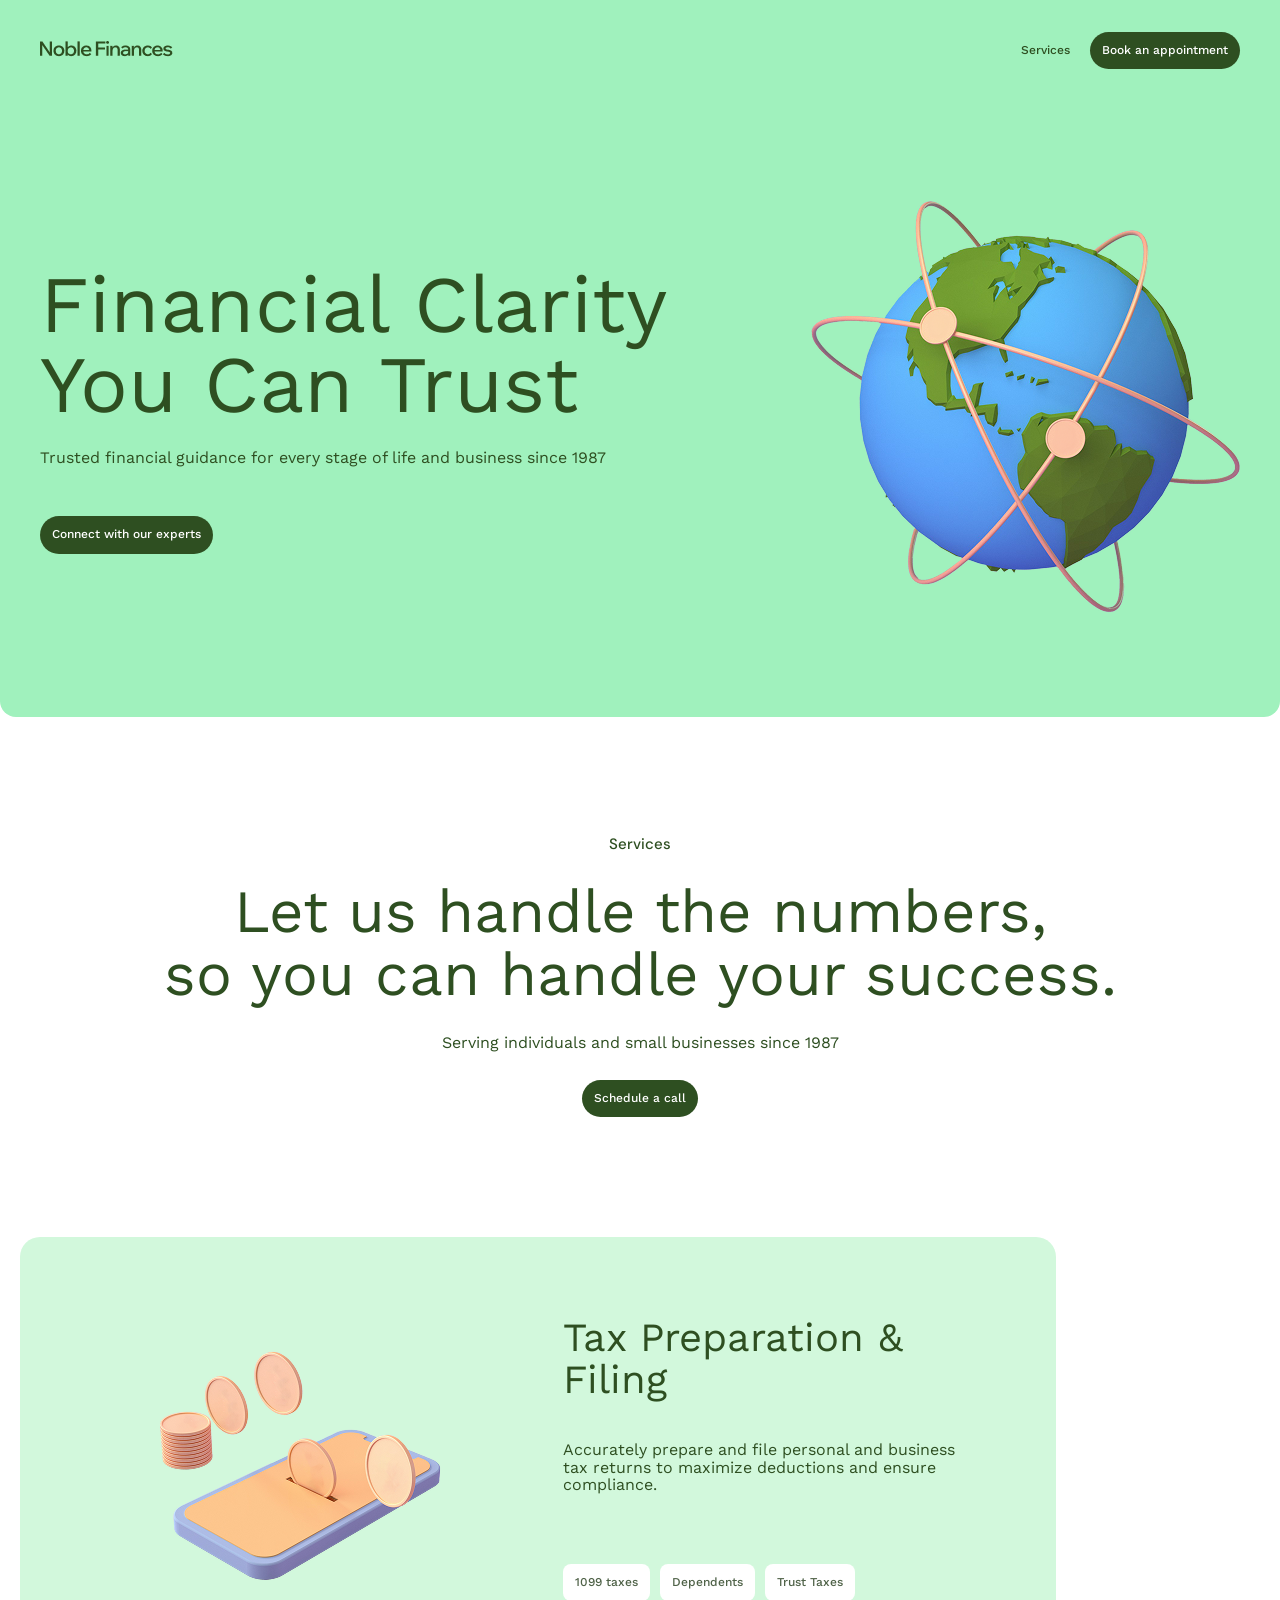
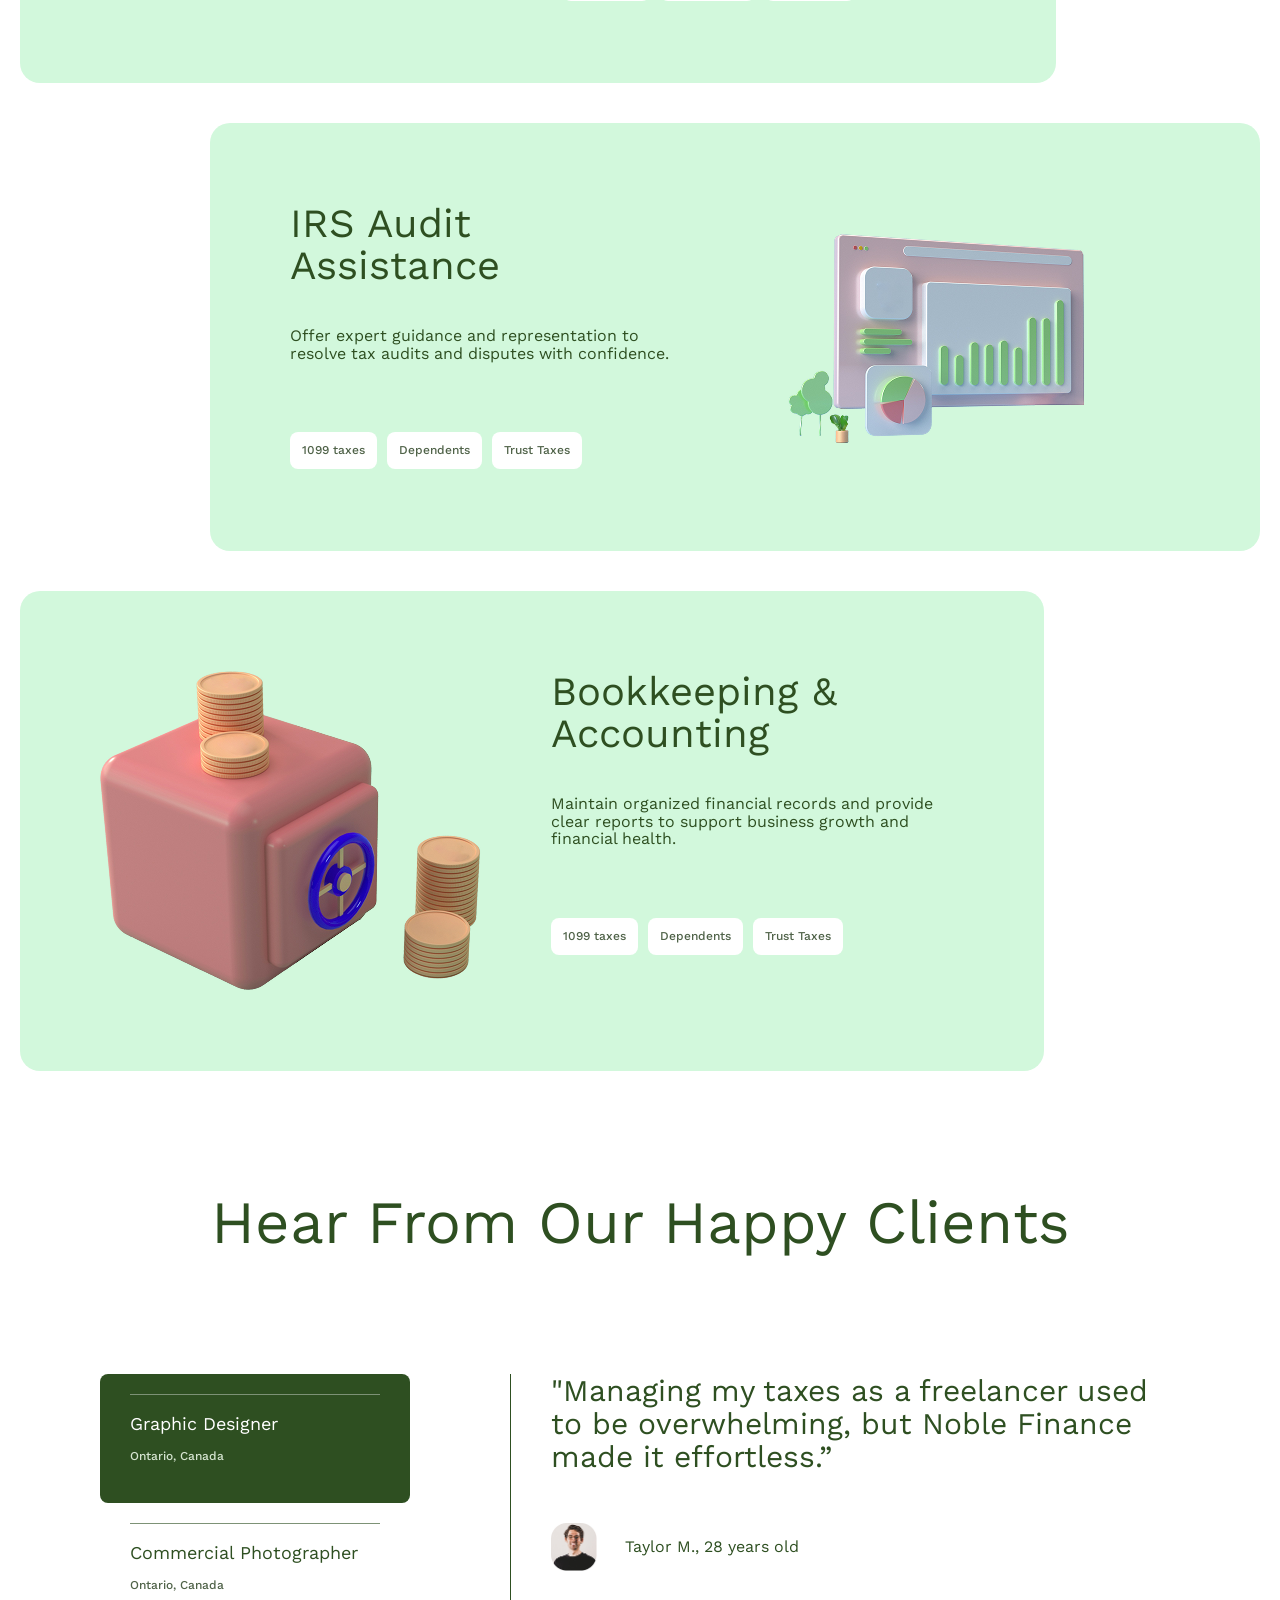
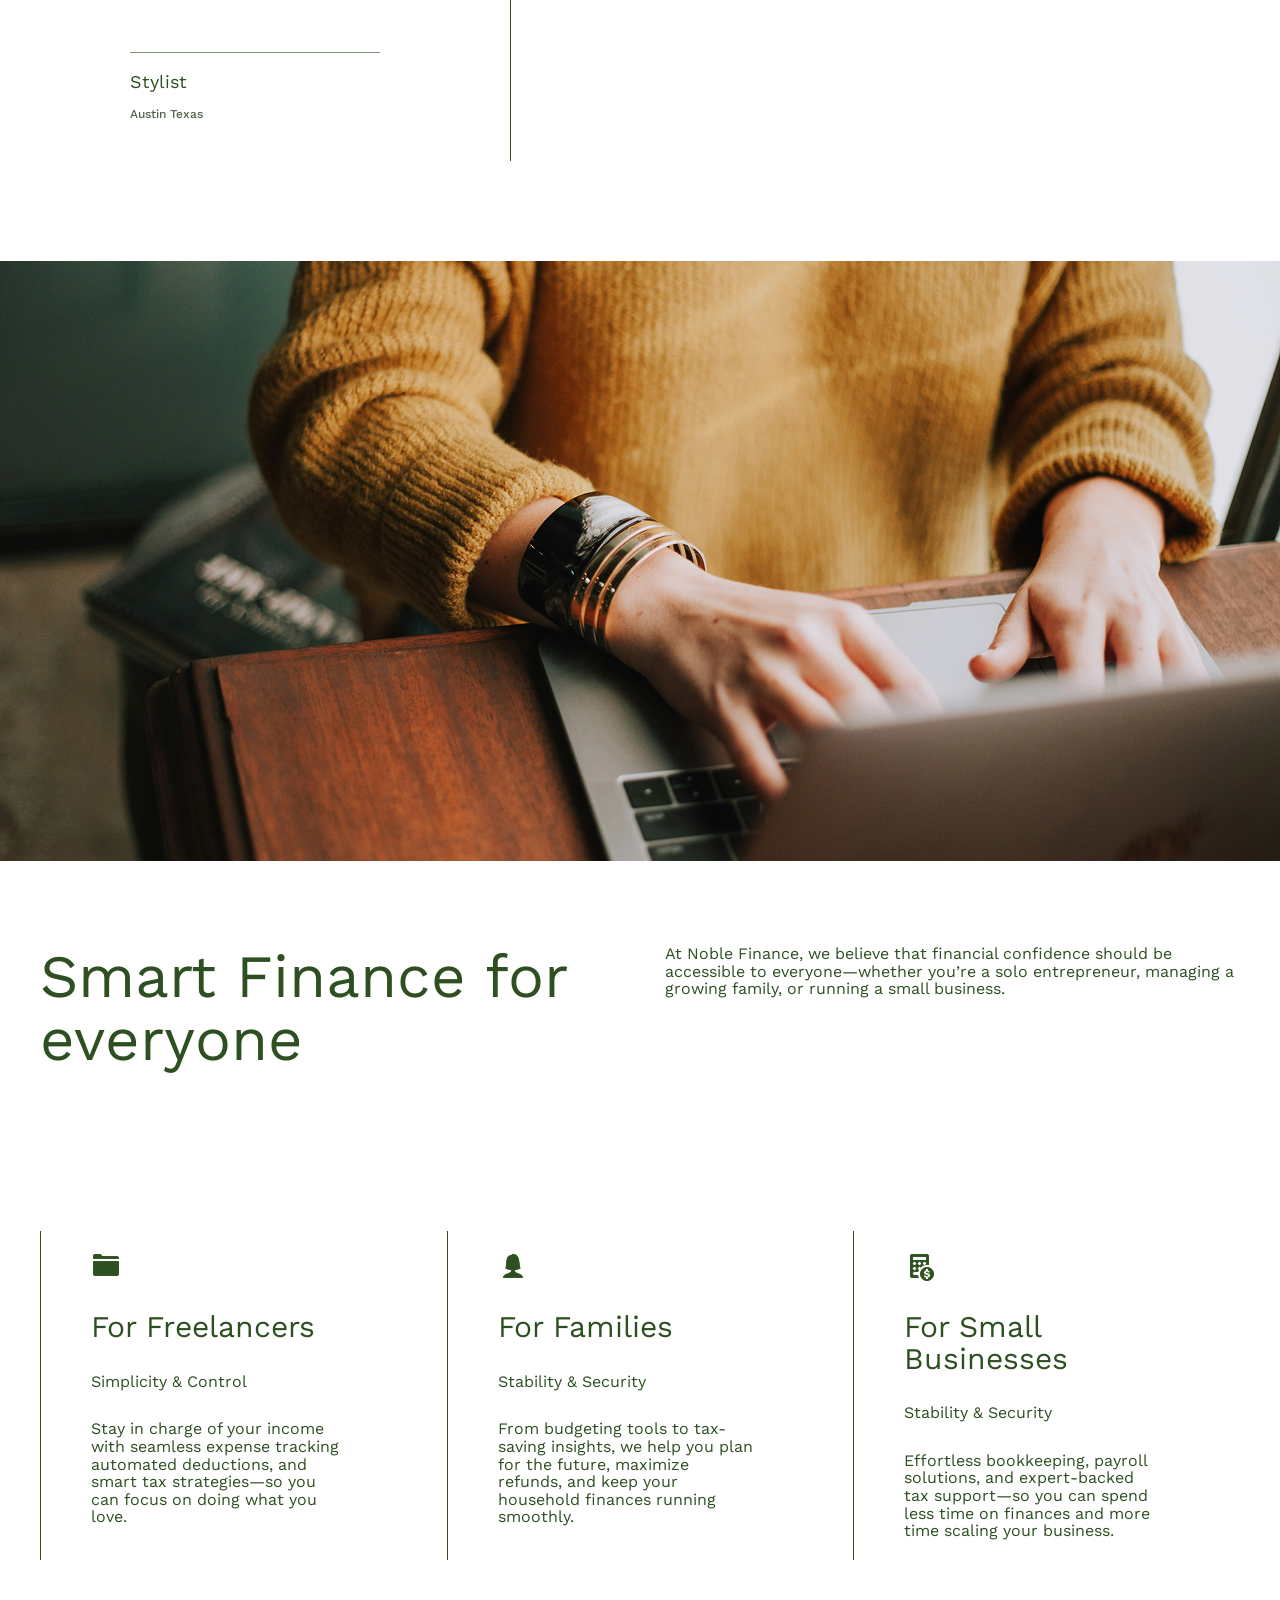
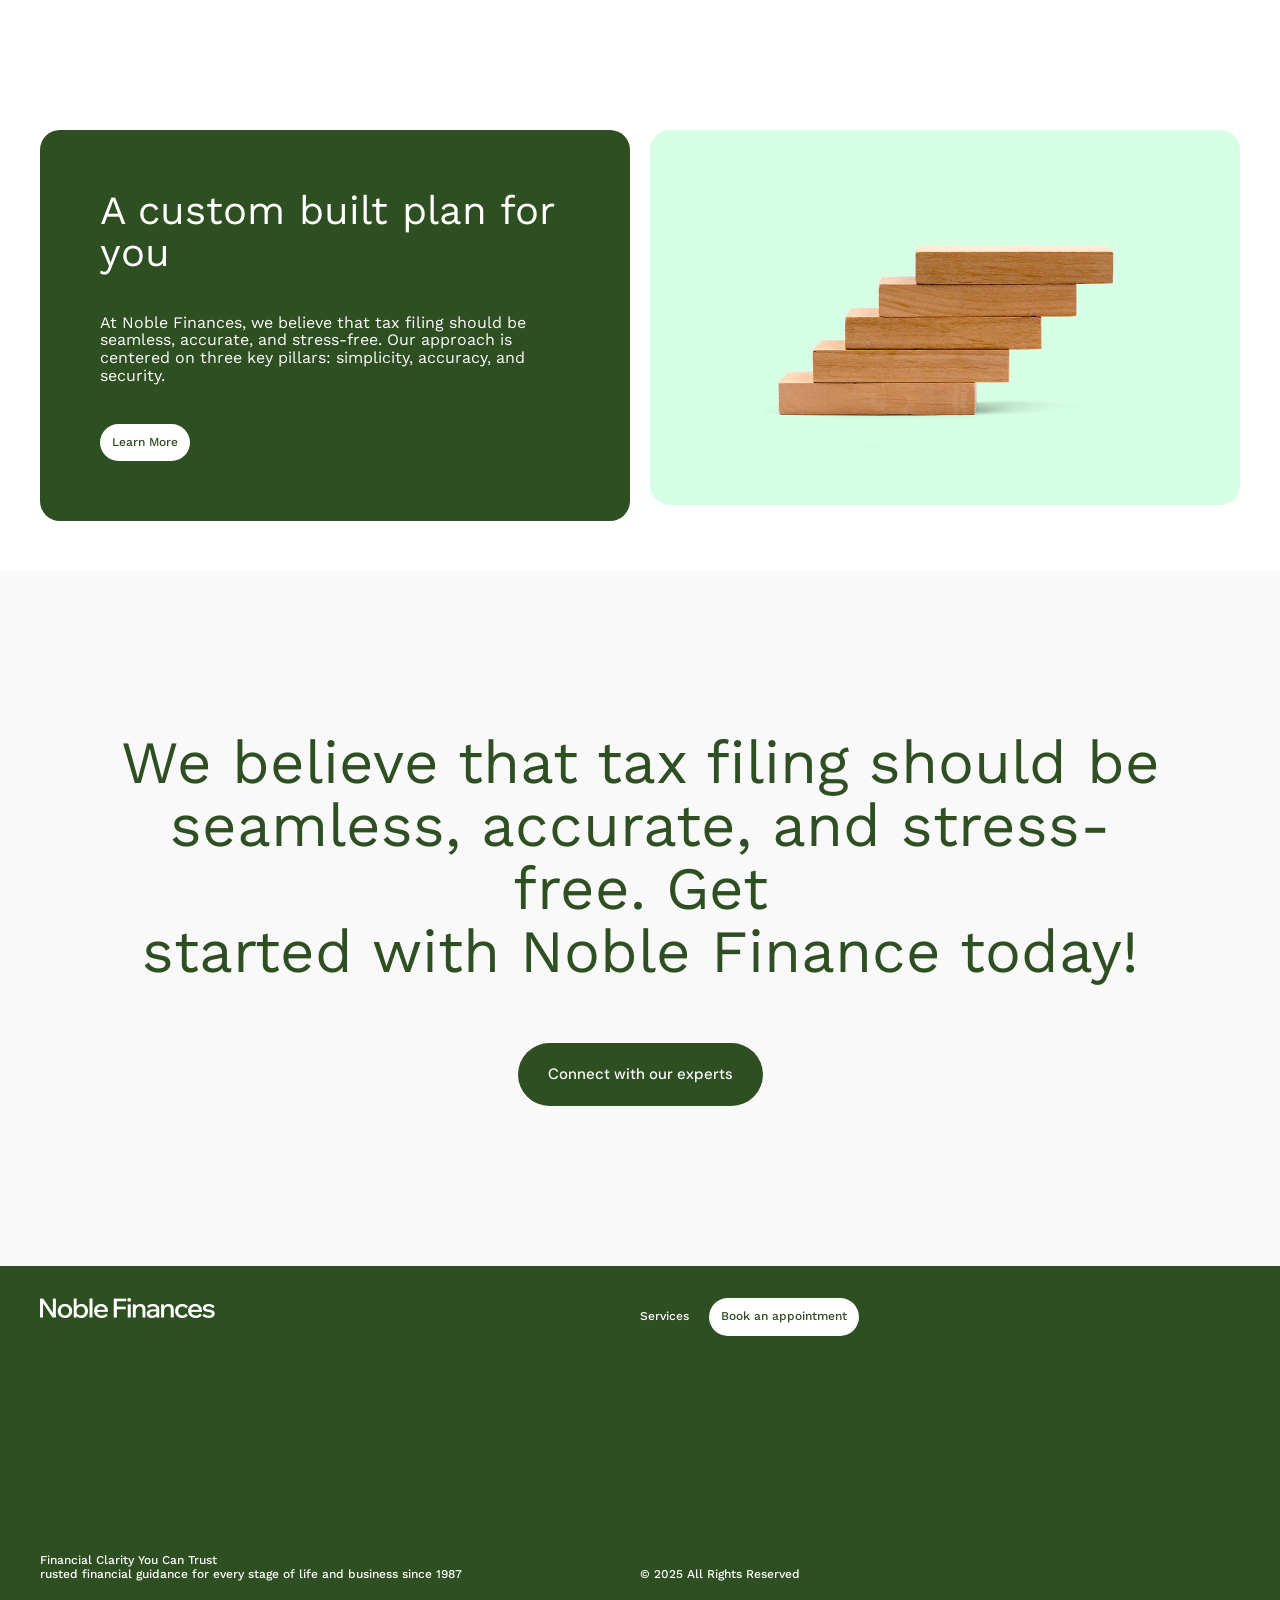
<file: index.html>
<!DOCTYPE html>
<html lang="en">
<head>
    <link rel="preconnect" href="https://fonts.googleapis.com">
    <link rel="preconnect" href="https://fonts.gstatic.com" crossorigin>
    <link href="https://fonts.googleapis.com/css2?family=DM+Sans:ital,opsz,wght@0,9..40,100..1000;1,9..40,100..1000&family=Work+Sans:ital,wght@0,100..900;1,100..900&display=swap" rel="stylesheet">
    <link rel="stylesheet" href="style\fonts.css">
    <link rel="stylesheet" href="style\button.css">
    <link rel="stylesheet" href="style\main.css">
    <link rel="stylesheet" href="style\tablet.css">
    <link rel="stylesheet" href="style\mobile.css">
    <meta charset="UTF-8">
    <meta name="viewport" content="width=device-width, initial-scale=1.0">
    <title>Document</title>
</head>
<body>
    <nav>
        <section class="navigation">
            <picture>
                <source media="(max-width: 799px)" srcset="image\logo__mobile.png">
                <img src="image\logo.png">
            </picture>
            <div class="button__nav">
                <a href="services.html" class="link label-1">Services</a>
                <a href="#" class="btn__desktop_tablet link__green label-1">Book an appointment</a>
                <a href="#" class="btn__mobile link__green label-1">Book</a>
            </div>
        </section>
    </nav>

    <header>
        <section class="header">
            <div class="text__header">
                <div class="text__ph1">
                    <h1 class=" heading-1">Financial Clarity You Can Trust</h1>
                    <p class=" paragraph">Trusted financial guidance for every stage of life and business since 1987</p>
                </div>
                <a href="#" class="link__green label-1">Connect with our experts</a>
            </div>
            <div>
                <img src="image\hero.png" alt="hero" class="hero__img">
            </div>
        </section>
    </header>

    <main>
        <section class="services">
            <p class="label-2 serv">Services</p>
            <h2 class="heading-2 text__services">
                Let us handle the numbers,
                <br>
                so you can handle your success.
            </h2>
            <p class="paragraph text__services-paragraph">Serving individuals and small businesses since 1987</p>
            <a href="#" class="link__green label-1">Schedule a call</a>
        </section>

        <section class="features">
            <section class="flat__card">
                <div class="card">
                    <img src="image\money.png" class="money__img">
                    <div class="info__card">
                        <div class="text__card">
                            <h3 class="heading-3">Tax Preparation & Filing</h3>
                            <p class="paragraph">Accurately prepare and file personal and business tax returns to maximize deductions and ensure compliance.</p>
                        </div>
                        <div class="block__white__text">
                            <p class="white__text label-1">1099 taxes</p>
                            <p class="white__text label-1">Dependents</p>
                            <p class="white__text label-1">Trust Taxes</p>
                        </div>
                    </div>
                </div>
            </section>

            <section class="flat__card flat__card__right">
                <div class="card card__right">
                    <img src="image\stonks.png" class="stonks__img">
                    <div class="info__card">
                        <div class="text__card">
                            <h3 class="heading-3">IRS Audit Assistance</h3>
                            <p class="paragraph">Offer expert guidance and representation to resolve tax audits and disputes with confidence.</p>
                        </div>
                        <div class="block__white__text">
                            <p class="white__text label-1">1099 taxes</p>
                            <p class="white__text label-1">Dependents</p>
                            <p class="white__text label-1">Trust Taxes</p>
                        </div>
                    </div>
                </div>
            </section>

            <section class="flat__card">
                <div class="card">
                    <img src="image\seif.png" class="seif__img">
                    <div class="info__card">
                        <div class="text__card">
                            <h3 class="heading-3">Bookkeeping & Accounting</h3>
                            <p class="paragraph">Maintain organized financial records and provide clear reports to support business growth and financial health.</p>
                        </div>
                        <div class="block__white__text">
                            <p class="white__text label-1">1099 taxes</p>
                            <p class="white__text label-1">Dependents</p>
                            <p class="white__text label-1">Trust Taxes</p>
                        </div>
                    </div>
                </div>
            </section>
        </section>

        <section class="profesional">
            <div class="profile">
                <div>
                    <h2 class="heading-2 hear__From">
                        Hear From Our
                        <br class="br__hear">
                        Happy Clients
                    </h2>
                </div>
                <div class="down__profile">
                    <div class="left__info__profile">
                        <section class="card__profile green__card__profile">
                            <div class="text__card__prof">
                                <h5 class="heading-5 heading-5__revers heading-5__revers-label">Graphic Designer</h5>
                                <p class="label-1 label-1__revers">Ontario, Canada</p>
                            </div>
                        </section>

                        <section class="card__profile">
                            <div class="text__card__prof">
                                <h5 class="heading-5 heading-5__green-label">Commercial Photographer</h5>
                                <p class="label-1">Ontario, Canada</p>
                            </div>
                        </section>

                        <section class="card__profile"> 
                            <div class="text__card__prof">
                                <h5 class="heading-5 heading-5__green-label"">Stylist</h5>
                                <p class="label-1">Austin Texas</p>
                            </dir>
                        </section>
                    </div>
                    <div class="right__info__people">
                        <p class="quote green__quote">
                            "Managing my taxes as a freelancer used to be overwhelming, but Noble Finance made it effortless.”
                        </p>
                        <span class="info__people">
                            <img src="image\piple.png">
                            <p class="paragraph">Taylor M., 28 years old</p>
                        </span>
                    </div>
                </div>
            </div>
        </section>

        <section class="picture__section">
            <picture>
                <source media="(max-width: 799px)" srcset="image\image_break-mobile.png" width="375px">
                <source media="(max-width: 1279px)" srcset="image\image_break_tablet.png">
                <img src="image\Image_break.png">
            </picture>
        </section>

        <section class="smart__finance">
            <div class="smart__finance__text">
                <h2 class="heading-2">Smart Finance for everyone</h2>
                <p class="paragraph noble__Finance">
                    At Noble Finance, we believe that financial confidence should be accessible to
                    everyone—whether you’re a solo entrepreneur, managing a growing family, or
                    running a small business.
                </p>
            </div>
            <div class="smart__finance__cards">
                <div class="smart__card">
                    <img src="image\icon1.png" class="icon">
                    <h4 class="heading-4">For Freelancers</h4>
                    <p class="paragraph">Simplicity & Control</p>
                    <p class="paragraph">
                        Stay in charge of your income with 
                        seamless expense tracking
                        automated deductions, and smart 
                        tax strategies—so you can focus on doing what you love.
                    </p>
                </div>
                <div class="smart__card">
                    <img src="image\icon2.png" class="icon">
                    <h4 class="heading-4">For Families</h4>
                    <p class="paragraph">Stability & Security</p>
                    <p class="paragraph">
                        From budgeting tools to tax-saving insights, 
                        we help you plan for the future, maximize 
                        refunds, and keep your household finances 
                        running smoothly.
                    </p>
                </div>
                <div class="smart__card">
                    <img src="image\icon3.png" class="icon">
                    <h4 class="heading-4">For Small Businesses</h4>
                    <p class="paragraph">Stability & Security</p>
                    <p class="paragraph">
                        Effortless bookkeeping, payroll 
                        solutions, and expert-backed tax 
                        support—so you can spend less 
                        time on finances and more time 
                        scaling your business.
                    </p>
                </div>
            </div>
        </section>

        <section class="CTA__section">
            <div class="CTA__block">
                <h3 class="heading-3 heading-3_white">A custom built plan for you</h3>
                <p class="paragraph paragraph__white">At Noble Finances, we believe that tax filing should be seamless, accurate, and stress-free. Our approach is centered on three key pillars: simplicity, accuracy, and security.</p>
                <a href="#" class=" label-1 link__white">Learn More</a>
            </div>
            <picture>
                <source media="(max-width: 799px)" srcset="image\Image@2x-mobile.png" width="295px">
                <source media="(max-width: 1279px)" srcset="image\Imag@2x__tablet.png" width="350px">
                <img src="image\Imag@2x.png" width="590px">
            </picture>
        </section>

        <section class="webelieve">
            <div class="predfooter">
                <h2 class="heading-2 text__services">
                    We believe that tax filing should be 
                    <br class="br">
                    seamless, accurate, and stress-free. Get 
                    <br class="br">
                    started with Noble Finance today!
                </h2>
                <a href="#" class="label-2 link__green__big">Connect with our experts</a>
            </div>
        </section>
    </main>

    <footer>
        <section class="footer">
            <div class="left__info__foot">
                <img src="image\logo__footer.png" class="logo__footer">
                <p class="label-1 label-1__white">
                    Financial Clarity You Can Trust
                    <br>
                    rusted financial guidance for every stage of life and business since 1987
                </p>
            </div>
            <div class="right__info__foot">
                <div class="button__nav btn__foot">
                    <a href="#" class="link__wh label-1">Services</a>
                    <a href="#" class="link__white label-1">Book an appointment</a>
                </div>
                <p class="label-1 label-1__white">© 2025 All Rights Reserved</p>
            </div>
        </section>
        <section class="footer__mobile">
            <div class="footer__mobile_top-block">
                <img src="image\logo__footer.png" class="logo__footer">
                <div class="button__nav btn__foot">
                    <a href="#" class="link__wh label-1">Services</a>
                    <a href="#" class="link__white label-1">Book an appointment</a>
                </div>
            </div>
            <div class="footer__mobile_bottom-block">
                <p class="label-1 label-1__white">
                    Financial Clarity You Can Trust
                    <br>
                    rusted financial guidance for every stage of life and business since 1987
                </p>
                <p class="label-1 label-1__white">© 2025 All Rights Reserved</p>
            </div>
        </section>
    </footer>
</body>
</html>
</file>
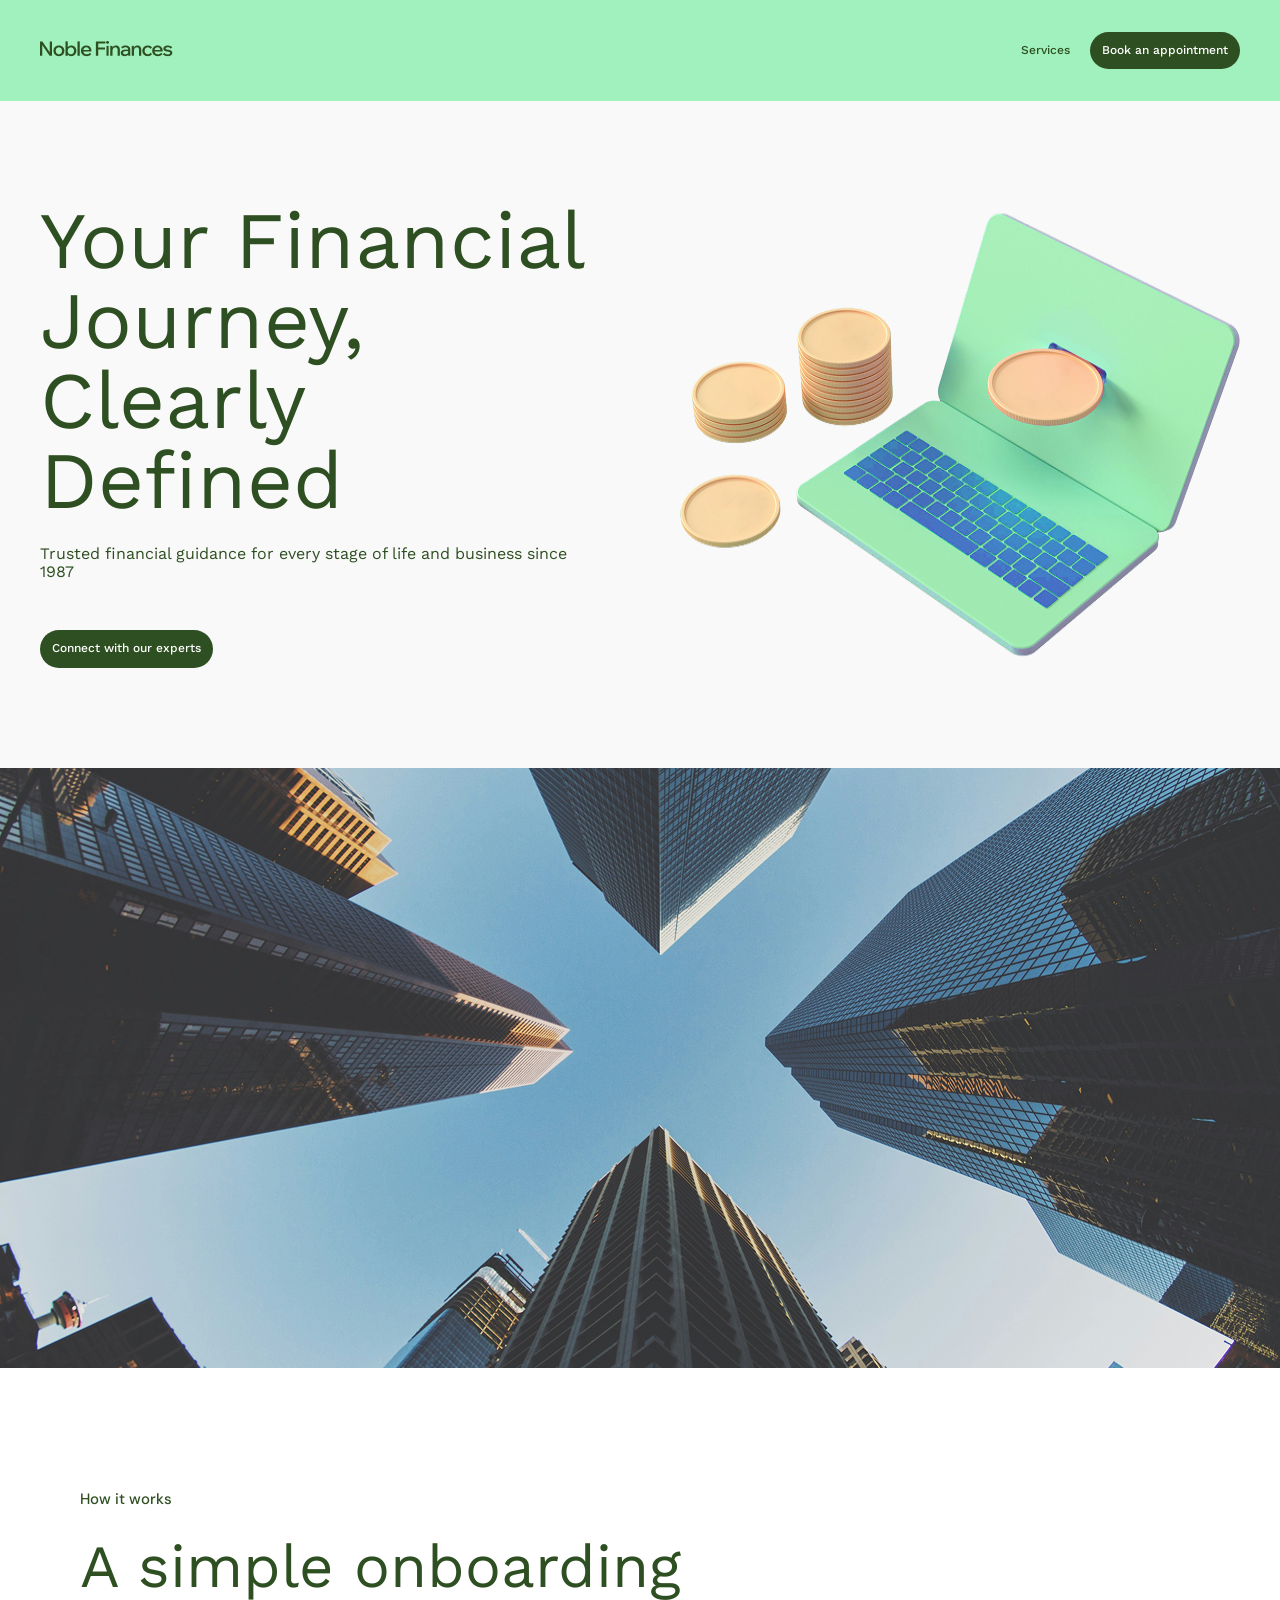
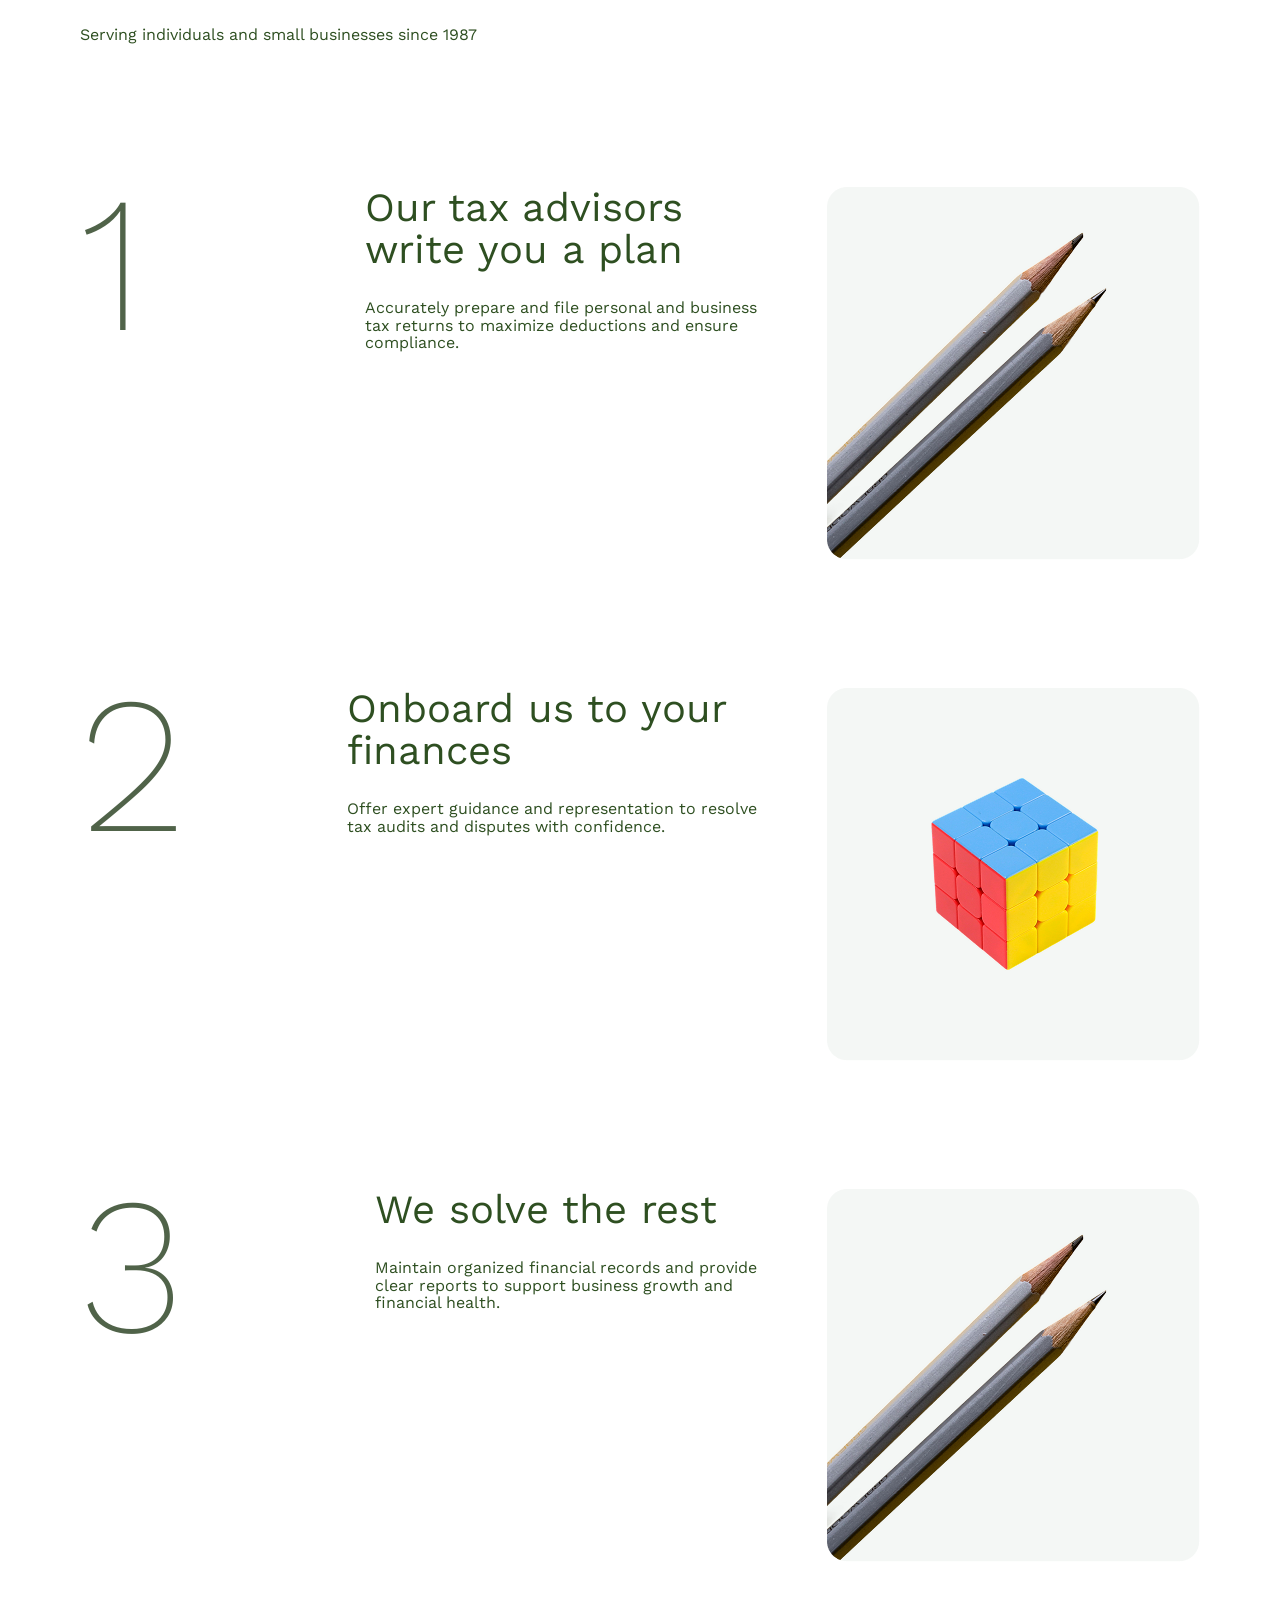
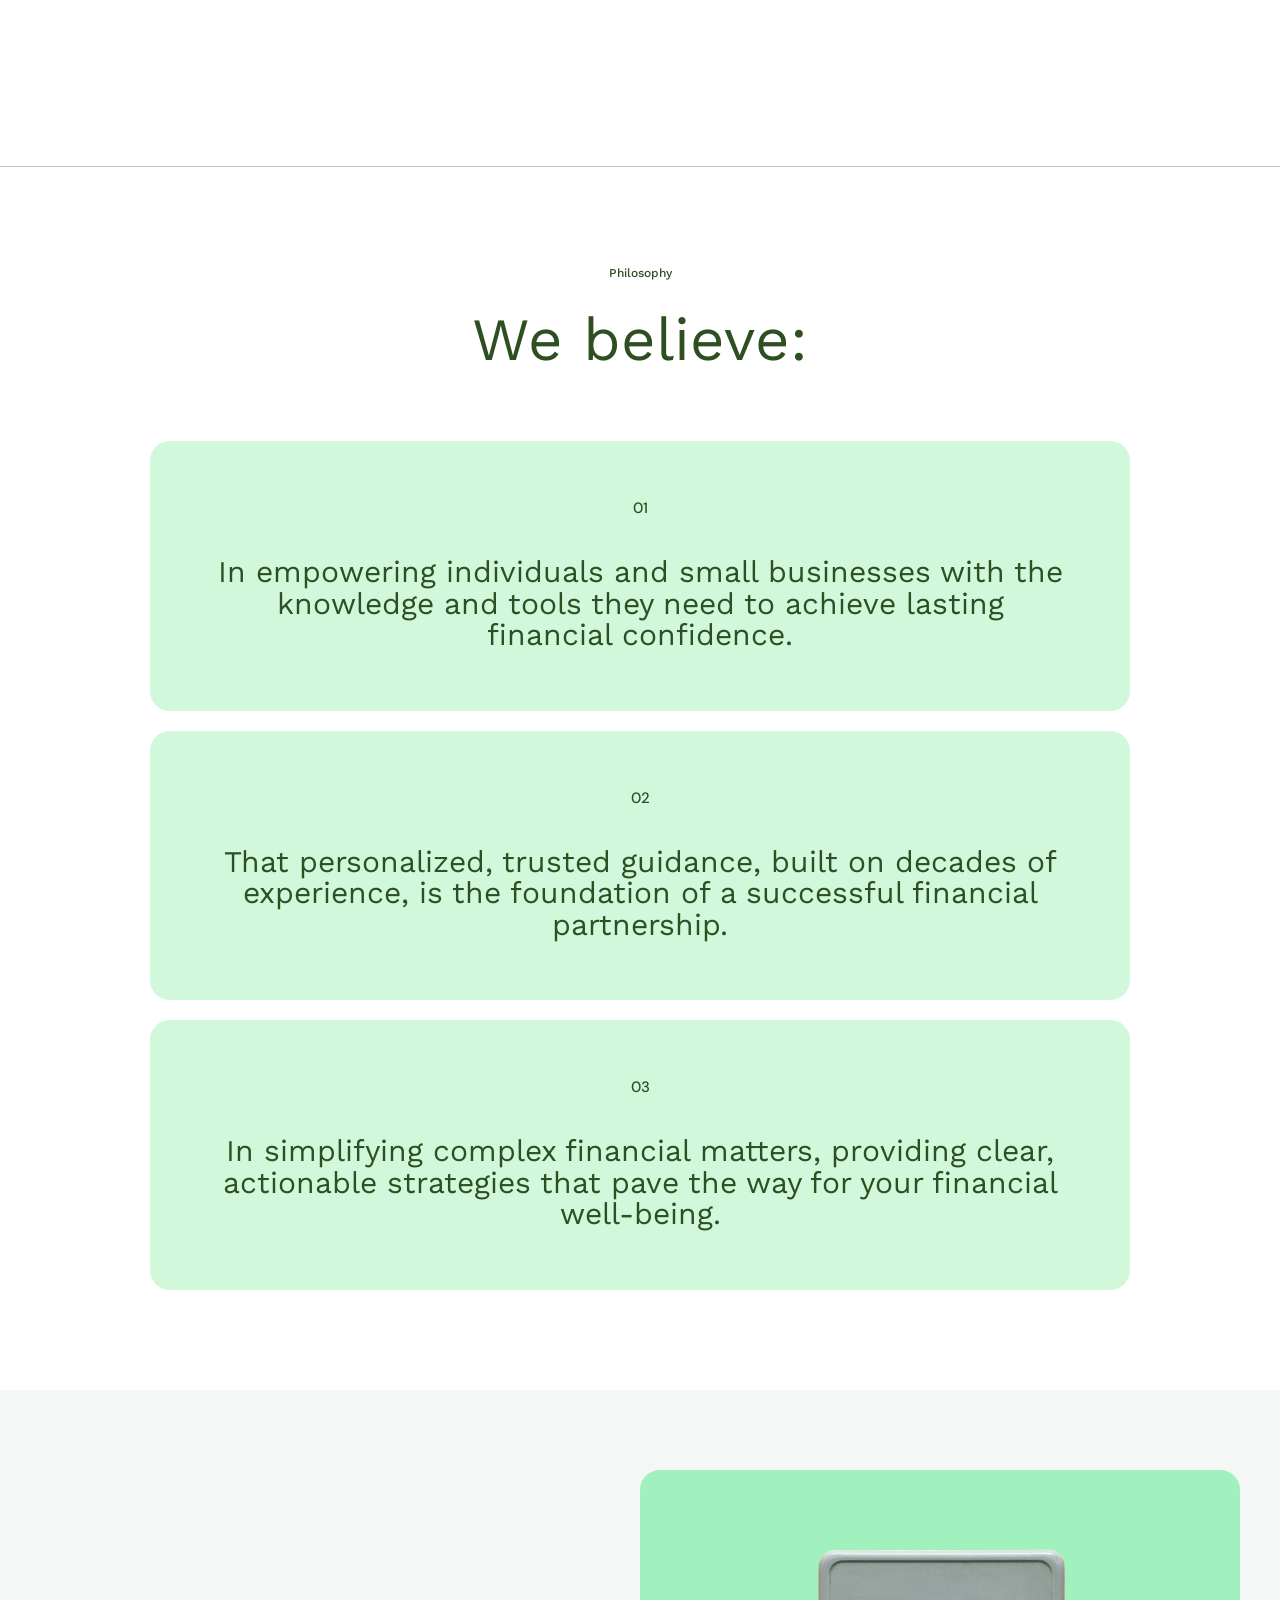
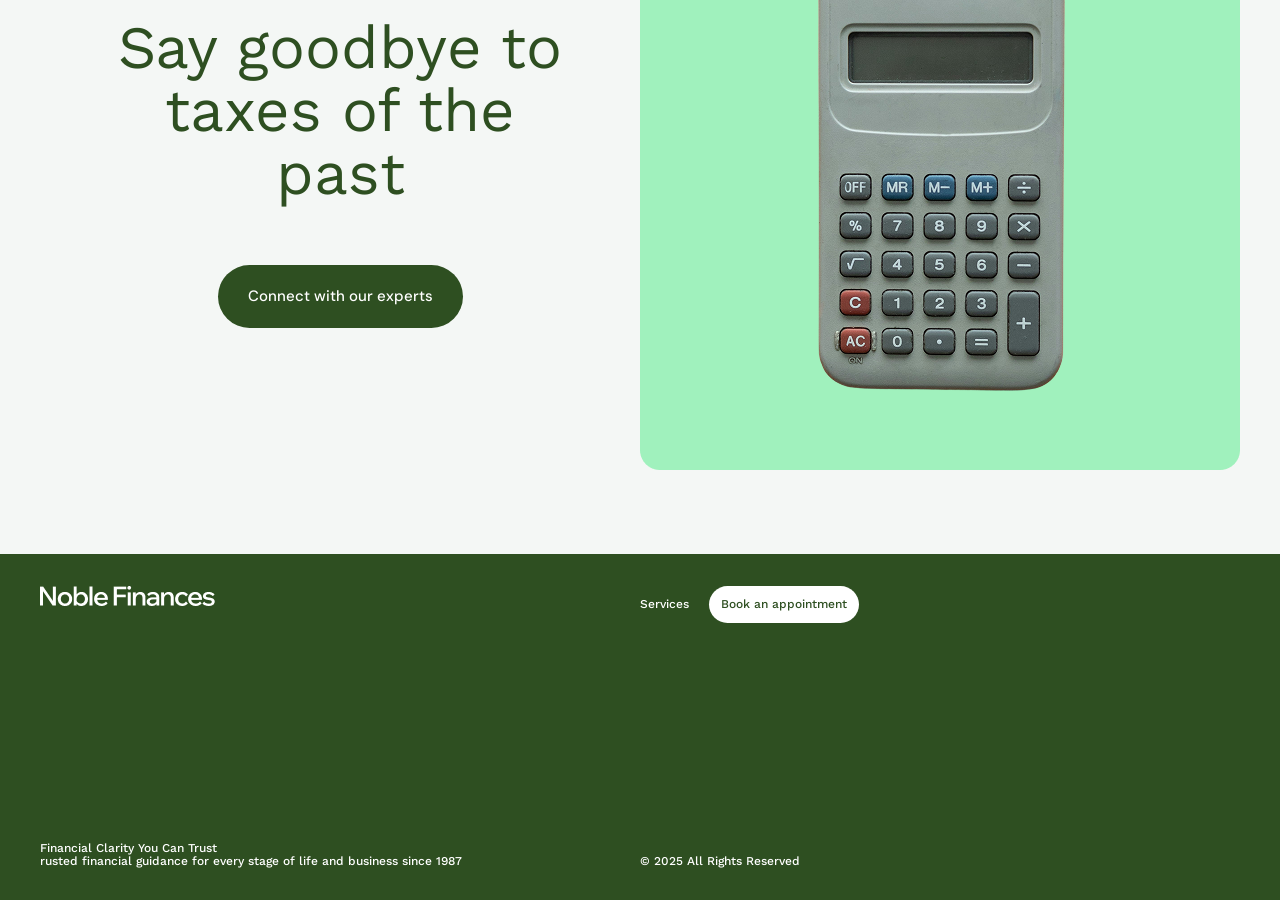
<file: services.html>
<!DOCTYPE html>
<html lang="en">
<head>
    <meta charset="UTF-8">
    <meta name="viewport" content="width=device-width, initial-scale=1.0">
    <link rel="preconnect" href="https://fonts.googleapis.com">
    <link rel="preconnect" href="https://fonts.gstatic.com" crossorigin>
    <link href="https://fonts.googleapis.com/css2?family=DM+Sans:ital,opsz,wght@0,9..40,100..1000;1,9..40,100..1000&family=Work+Sans:ital,wght@0,100..900;1,100..900&display=swap" rel="stylesheet">
    <link rel="stylesheet" href="style\fonts.css">
    <link rel="stylesheet" href="style__services\services__button.css">
    <link rel="stylesheet" href="style__services\services__main.css">
    <link rel="stylesheet" href="style__services\services__tablet.css">
    <link rel="stylesheet" href="style__services\services__mobile.css">
    <title>Document</title>
</head>
<body>
    <nav>
        <section class="navigation">
            <picture>
                <source media="(max-width: 799px)" srcset="image\logo__mobile.png">
                <img src="image\logo.png">
            </picture>
            <div class="button__nav">
                <a href="#" class="link label-1">Services</a>
                <a href="#" class="btn__desktop_tablet link__green label-1">Book an appointment</a>
                <a href="#" class="btn__mobile link__green label-1">Book</a>
            </div>
        </section>
    </nav>

    <header>
        <section class="header">
            <div class="services__header__right__block">
                <div class="services__header__title">
                    <h1 class="heading-1">Your Financial Journey, Clearly Defined</h1>
                    <p class="paragraph">Trusted financial guidance for every stage of life and business since 1987</p>
                </div>
                <a href="#" class="link__green label-1">Connect with our experts</a>
            </div>
            <img src="services__image\laptop__services.png" class="notebook__img">
        </section>

        <section class="services__break__image">
            <picture>
                <source media="(max-width: 799px)" srcset="services__image\services__break__mobile.png">
                <source media="(max-width: 1279px)" srcset="services__image\services__break__tablet.png">
                <img src="services__image\services__break__image.png">
            </picture>
        </section>
    </header>
    
    <main>
        <section class="how-is-works">
            <div class="how-is-works__intro">
                <p class="label-2 label-2__green">How it works</p>
                <h2 class="heading-2">A simple onboarding</h2>
                <p class="paragraph">Serving individuals and small businesses since 1987</p>
            </div>

            <div class="how-works__card">
                <p class="display display__accent">1</p>
                <div class="right__info__card">
                    <div class="title__right__card">
                        <h3 class="heading-3">
                            Our tax advisors 
                            <br class="br__services">
                            write you a plan
                        </h3>
                        <p class="paragraph">
                            Accurately prepare and file personal and business 
                            <br class="br__services">
                            tax returns to maximize deductions and ensure 
                            <br class="br__services">
                            compliance.
                        </p>
                    </div>
                    <picture>
                        <source media="(max-width: 799px)" srcset="services__image\pen__mobile.png">
                        <source media="(max-width: 1279px)" srcset="services__image\pen__tablet.png">
                        <img src="services__image\pen__img.png">
                    </picture>
                </div>
            </div>

            <div class="how-works__card">
                <p class="display display__accent">2</p>
                <div class="right__info__card">
                    <div class="title__right__card">
                        <h3 class="heading-3">
                            Onboard us to your
                            <br class="br__services">
                            finances 
                        </h3>
                        <p class="paragraph">
                            Offer expert guidance and representation to resolve 
                            <br class="br__services">
                            tax audits and disputes with confidence. 
                        </p>
                    </div>
                    <picture>
                        <source media="(max-width: 799px)" srcset="services__image\money__services__mobile.png">
                        <source media="(max-width: 1279px)" srcset="services__image\money__services__tablet.png">
                        <img src="services__image\rubik__img.png">
                    </picture>
                </div>
            </div>

            <div class="how-works__card">
                <p class="display display__accent">3</p>
                <div class="right__info__card">
                    <div class="title__right__card">
                        <h3 class="heading-3">
                            We solve the rest
                        </h3>
                        <p class="paragraph">
                            Maintain organized financial records and provide 
                            <br class="br__services">
                            clear reports to support business growth and 
                            <br class="br__services">
                            financial health.
                        </p>
                    </div>
                    <picture>
                        <source media="(max-width: 799px)" srcset="services__image\rubik__mobile.png">
                        <source media="(max-width: 1279px)" srcset="services__image\rubik__tablet.png">
                        <img src="services__image\pen__img.png">
                    </picture>
                </div>
            </div>

        </section>

        <section class="philosophy">
            <div class="title__philosophy">
                <p class="label-1 label-2__green">Philosophy</p>
                <h2 class="heading-2">We believe:</h2>
            </div>

            <div class="philosophy__card">
                <p class="label-2 label-2__green center_text">01</p>
                <h4 class="heading-4 center_text">
                    In empowering individuals and small businesses with the 
                    <br class="br__services">
                    knowledge and tools they need to achieve lasting 
                    <br class="br__services">
                    financial confidence.
                </h4>
            </div>

            <div class="philosophy__card">
                <p class="label-2 label-2__green center_text">02</p>
                <h4 class="heading-4 center_text">
                    That personalized, trusted guidance, built on decades of
                    <br class="br__services">
                    experience, is the foundation of a successful financial 
                    <br class="br__services">
                    partnership.
                </h4>
            </div>

            <div class="philosophy__card">
                <p class="label-2 label-2__green center_text">03</p>
                <h4 class="heading-4 center_text">
                    In simplifying complex financial matters, providing clear, 
                    <br class="br__services">
                    actionable strategies that pave the way for your financial 
                    <br class="br__services">
                    well-being.
                </h4>
            </div>
        </section>

        <section class="calculator">
            <div class="calculator__info">
                <h2 class="heading-2 center_text">
                    Say goodbye to 
                    <br>
                    taxes of the past
                </h2>
                <a href="#" class="label-2 link__green__big">Connect with our experts</a>
            </div>
            <picture>
                <source media="(max-width: 799px)" srcset="services__image\calculator__mobile.png">
                <source media="(max-width: 1279px)" srcset="services__image\calculator__tablet__img.png">
                <img src="services__image\calculator__img.png">
            </picture>
        </section>
    </main>

    <footer>
        <section class="footer">
            <div class="left__info__foot">
                <img src="image\logo__footer.png" class="logo__footer">
                <p class="label-1 label-1__white">
                    Financial Clarity You Can Trust
                    <br>
                    rusted financial guidance for every stage of life and business since 1987
                </p>
            </div>
            <div class="right__info__foot">
                <div class="button__nav btn__foot">
                    <a href="#" class="link__wh label-1">Services</a>
                    <a href="#" class="link__white label-1">Book an appointment</a>
                </div>
                <p class="label-1 label-1__white">© 2025 All Rights Reserved</p>
            </div>
        </section>
        <section class="footer__mobile">
            <div class="footer__mobile_top-block">
                <img src="image\logo__footer.png" class="logo__footer">
                <div class="button__nav btn__foot">
                    <a href="#" class="link__wh label-1">Services</a>
                    <a href="#" class="link__white label-1">Book an appointment</a>
                </div>
            </div>
            <div class="footer__mobile_bottom-block">
                <p class="label-1 label-1__white">
                    Financial Clarity You Can Trust
                    <br>
                    rusted financial guidance for every stage of life and business since 1987
                </p>
                <p class="label-1 label-1__white">© 2025 All Rights Reserved</p>
            </div>
        </section>
    </footer>
</body>
</html>
</file>
